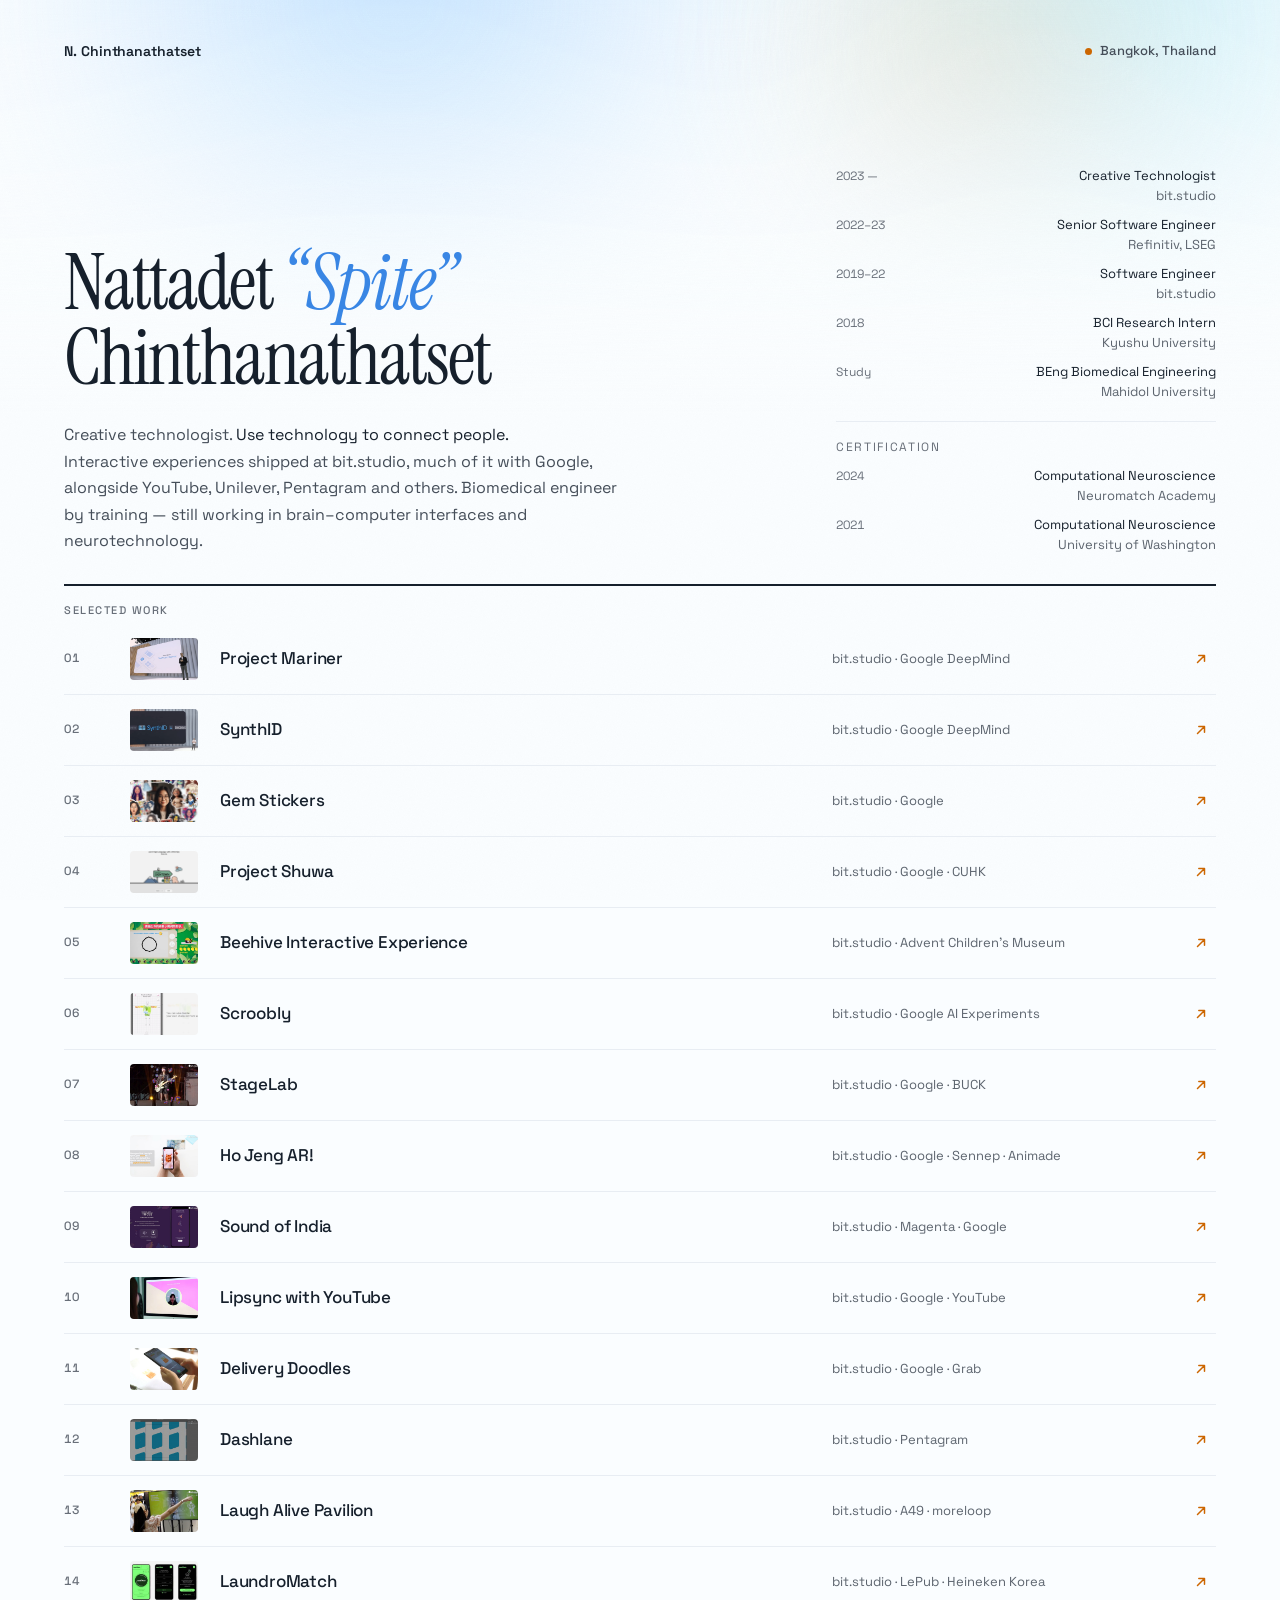
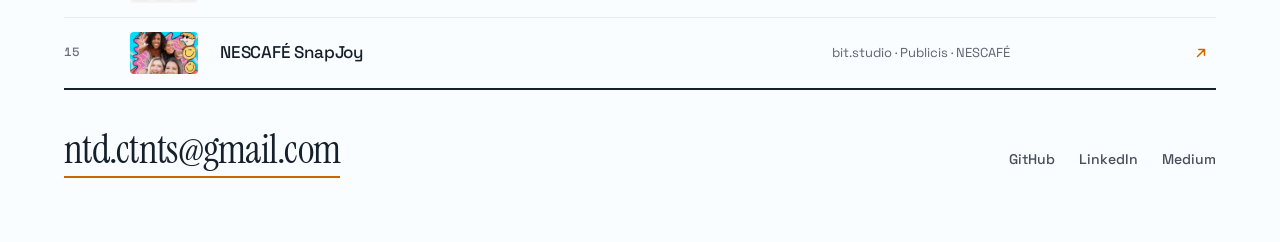
<file: index.html>
<!DOCTYPE html>
<html lang="en">
<head>
<meta charset="utf-8">
<meta name="viewport" content="width=device-width, initial-scale=1">
<title>Nattadet Chinthanathatset — Creative Technologist</title>
<meta name="description" content="Nattadet &quot;Spite&quot; Chinthanathatset — creative technologist at bit.studio. Interactive experiences built with Google, YouTube, Unilever and Pentagram. Biomedical engineer by training, working in brain–computer interfaces and neurotechnology.">
<meta name="author" content="Nattadet Chinthanathatset">
<meta name="theme-color" content="#fafdff">
<link rel="canonical" href="https://nattadetspite.github.io/">

<meta property="og:type" content="website">
<meta property="og:title" content="Nattadet Chinthanathatset — Creative Technologist">
<meta property="og:description" content="Interactive experiences built at bit.studio with Google, YouTube, Unilever and Pentagram. Biomedical engineer by training, working in brain–computer interfaces and neurotechnology.">
<meta property="og:image" content="assets/thumbs/signtown.jpg">
<meta name="twitter:card" content="summary_large_image">

<link rel="icon" href="data:image/svg+xml,<svg xmlns='http://www.w3.org/2000/svg' viewBox='0 0 100 100'><rect width='100' height='100' rx='22' fill='%23fafdff'/><text y='.88em' x='50%25' text-anchor='middle' font-size='68' font-family='Georgia,serif' fill='%2316202c'>N</text></svg>">
<link rel="preconnect" href="https://fonts.googleapis.com">
<link rel="preconnect" href="https://fonts.gstatic.com" crossorigin>
<link rel="stylesheet" href="https://fonts.googleapis.com/css2?family=Instrument+Serif:ital@0;1&family=Space+Grotesk:wght@400;500;600;700&display=swap">
<link rel="stylesheet" href="css/styles.css">
</head>
<body>

<div class="aurora" aria-hidden="true">
  <span class="blob blob--blue"></span>
  <span class="blob blob--cyan"></span>
  <span class="blob blob--warm"></span>
  <span class="aurora__fade"></span>
  <span class="aurora__grain"></span>
</div>

<a class="skip-link" href="#work">Skip to selected work</a>

<div class="shell">

  <header class="topbar">
    <span class="topbar__mark">N. Chinthanathatset</span>
    <p class="topbar__place"><span class="dot" aria-hidden="true"></span>Bangkok, Thailand</p>
  </header>

  <section class="intro">
    <div class="intro__lead">
      <h1 class="name">Nattadet <em>&ldquo;Spite&rdquo;</em><br>Chinthanathatset</h1>
      <p class="blurb">
        Creative technologist. <strong>Use technology to connect people.</strong><br>
        Interactive experiences shipped at bit.studio, much of it with Google, alongside YouTube, Unilever, Pentagram and others.
        Biomedical engineer by training &mdash; still working in brain&ndash;computer interfaces and neurotechnology.
      </p>
    </div>

    <dl class="hist">
      <dt>2023 &mdash;</dt><dd>Creative Technologist<br><em>bit.studio</em></dd>
      <dt>2022&ndash;23</dt><dd>Senior Software Engineer<br><em>Refinitiv, LSEG</em></dd>
      <dt>2019&ndash;22</dt><dd>Software Engineer<br><em>bit.studio</em></dd>
      <dt>2018</dt><dd>BCI Research Intern<br><em>Kyushu University</em></dd>
      <dt>Study</dt><dd>BEng Biomedical Engineering<br><em>Mahidol University</em></dd>
      <dt class="hist__label">Certification</dt>
      <dt>2024</dt><dd>Computational Neuroscience<br><em>Neuromatch Academy</em></dd>
      <dt>2021</dt><dd>Computational Neuroscience<br><em>University of Washington</em></dd>
    </dl>
  </section>

  <main id="work" class="work">
    <h2 class="work__label">Selected work</h2>

    <ul class="index">
      <li><a class="row" href="https://bit.studio/commissions/project-mariner" target="_blank" rel="noopener noreferrer">
        <span class="row__media"><img src="assets/thumbs/project-mariner.jpg" alt="" loading="lazy" decoding="async" width="68" height="42"></span>
        <span class="row__text"><span class="row__num">01</span><span class="row__title">Project Mariner</span><span class="row__who">bit.studio &middot; Google DeepMind</span></span>
        <svg class="row__arrow" width="14" height="14" viewBox="0 0 16 16" fill="none" stroke="currentColor" stroke-width="1.7" stroke-linecap="round" stroke-linejoin="round" aria-hidden="true"><path d="M4 12 12 4M5.5 4H12v6.5"/></svg>
      </a></li>
      <li><a class="row" href="https://bit.studio/commissions/synthid" target="_blank" rel="noopener noreferrer">
        <span class="row__media"><img src="assets/thumbs/synthid.jpg" alt="" loading="lazy" decoding="async" width="68" height="42"></span>
        <span class="row__text"><span class="row__num">02</span><span class="row__title">SynthID</span><span class="row__who">bit.studio &middot; Google DeepMind</span></span>
        <svg class="row__arrow" width="14" height="14" viewBox="0 0 16 16" fill="none" stroke="currentColor" stroke-width="1.7" stroke-linecap="round" stroke-linejoin="round" aria-hidden="true"><path d="M4 12 12 4M5.5 4H12v6.5"/></svg>
      </a></li>
      <li><a class="row" href="https://bit.studio/commissions/gem-stickers" target="_blank" rel="noopener noreferrer">
        <span class="row__media"><img src="assets/thumbs/gem-stickers.jpg" alt="" loading="lazy" decoding="async" width="68" height="42"></span>
        <span class="row__text"><span class="row__num">03</span><span class="row__title">Gem Stickers</span><span class="row__who">bit.studio &middot; Google</span></span>
        <svg class="row__arrow" width="14" height="14" viewBox="0 0 16 16" fill="none" stroke="currentColor" stroke-width="1.7" stroke-linecap="round" stroke-linejoin="round" aria-hidden="true"><path d="M4 12 12 4M5.5 4H12v6.5"/></svg>
      </a></li>
      <li><a class="row" href="https://sign.town" target="_blank" rel="noopener noreferrer">
        <span class="row__media"><video src="assets/video/signtown.mp4#t=2.5" poster="assets/thumbs/signtown.jpg" preload="none" muted loop playsinline aria-hidden="true" tabindex="-1"></video></span>
        <span class="row__text"><span class="row__num">04</span><span class="row__title">Project Shuwa</span><span class="row__who">bit.studio &middot; Google &middot; CUHK</span></span>
        <svg class="row__arrow" width="14" height="14" viewBox="0 0 16 16" fill="none" stroke="currentColor" stroke-width="1.7" stroke-linecap="round" stroke-linejoin="round" aria-hidden="true"><path d="M4 12 12 4M5.5 4H12v6.5"/></svg>
      </a></li>
      <li><a class="row" href="https://bit.studio/commissions/beehive-interactive-experience" target="_blank" rel="noopener noreferrer">
        <span class="row__media"><video src="assets/video/beehive.mp4#t=2.5" poster="assets/thumbs/beehive.jpg" preload="none" muted loop playsinline aria-hidden="true" tabindex="-1"></video></span>
        <span class="row__text"><span class="row__num">05</span><span class="row__title">Beehive Interactive Experience</span><span class="row__who">bit.studio &middot; Advent Children&rsquo;s Museum</span></span>
        <svg class="row__arrow" width="14" height="14" viewBox="0 0 16 16" fill="none" stroke="currentColor" stroke-width="1.7" stroke-linecap="round" stroke-linejoin="round" aria-hidden="true"><path d="M4 12 12 4M5.5 4H12v6.5"/></svg>
      </a></li>
      <li><a class="row" href="https://experiments.withgoogle.com/scroobly" target="_blank" rel="noopener noreferrer">
        <span class="row__media"><video src="assets/video/scroobly.mp4#t=2.5" poster="assets/thumbs/scroobly.jpg" preload="none" muted loop playsinline aria-hidden="true" tabindex="-1"></video></span>
        <span class="row__text"><span class="row__num">06</span><span class="row__title">Scroobly</span><span class="row__who">bit.studio &middot; Google AI Experiments</span></span>
        <svg class="row__arrow" width="14" height="14" viewBox="0 0 16 16" fill="none" stroke="currentColor" stroke-width="1.7" stroke-linecap="round" stroke-linejoin="round" aria-hidden="true"><path d="M4 12 12 4M5.5 4H12v6.5"/></svg>
      </a></li>
      <li><a class="row" href="https://bit.studio/commissions/stagelab" target="_blank" rel="noopener noreferrer">
        <span class="row__media"><video src="assets/video/stagelab.mp4#t=2.5" poster="assets/thumbs/stagelab.jpg" preload="none" muted loop playsinline aria-hidden="true" tabindex="-1"></video></span>
        <span class="row__text"><span class="row__num">07</span><span class="row__title">StageLab</span><span class="row__who">bit.studio &middot; Google &middot; BUCK</span></span>
        <svg class="row__arrow" width="14" height="14" viewBox="0 0 16 16" fill="none" stroke="currentColor" stroke-width="1.7" stroke-linecap="round" stroke-linejoin="round" aria-hidden="true"><path d="M4 12 12 4M5.5 4H12v6.5"/></svg>
      </a></li>
      <li><a class="row" href="https://share-joy.web.app" target="_blank" rel="noopener noreferrer">
        <span class="row__media"><video src="assets/video/hojengar.mp4#t=2.5" poster="assets/thumbs/hojengar.jpg" preload="none" muted loop playsinline aria-hidden="true" tabindex="-1"></video></span>
        <span class="row__text"><span class="row__num">08</span><span class="row__title">Ho Jeng AR!</span><span class="row__who">bit.studio &middot; Google &middot; Sennep &middot; Animade</span></span>
        <svg class="row__arrow" width="14" height="14" viewBox="0 0 16 16" fill="none" stroke="currentColor" stroke-width="1.7" stroke-linecap="round" stroke-linejoin="round" aria-hidden="true"><path d="M4 12 12 4M5.5 4H12v6.5"/></svg>
      </a></li>
      <li><a class="row" href="https://blog.tensorflow.org/2020/08/creating-sounds-of-india-with-tensorflow.html" target="_blank" rel="noopener noreferrer">
        <span class="row__media"><video src="assets/video/soundofindia.mp4#t=2.5" poster="assets/thumbs/soundofindia.jpg" preload="none" muted loop playsinline aria-hidden="true" tabindex="-1"></video></span>
        <span class="row__text"><span class="row__num">09</span><span class="row__title">Sound of India</span><span class="row__who">bit.studio &middot; Magenta &middot; Google</span></span>
        <svg class="row__arrow" width="14" height="14" viewBox="0 0 16 16" fill="none" stroke="currentColor" stroke-width="1.7" stroke-linecap="round" stroke-linejoin="round" aria-hidden="true"><path d="M4 12 12 4M5.5 4H12v6.5"/></svg>
      </a></li>
      <li><a class="row" href="https://lipsync.withyoutube.com" target="_blank" rel="noopener noreferrer">
        <span class="row__media"><video src="assets/video/lipsyncwithyoutube.mp4#t=2.5" poster="assets/thumbs/lipsyncwithyoutube.jpg" preload="none" muted loop playsinline aria-hidden="true" tabindex="-1"></video></span>
        <span class="row__text"><span class="row__num">10</span><span class="row__title">Lipsync with YouTube</span><span class="row__who">bit.studio &middot; Google &middot; YouTube</span></span>
        <svg class="row__arrow" width="14" height="14" viewBox="0 0 16 16" fill="none" stroke="currentColor" stroke-width="1.7" stroke-linecap="round" stroke-linejoin="round" aria-hidden="true"><path d="M4 12 12 4M5.5 4H12v6.5"/></svg>
      </a></li>
      <li><a class="row" href="https://bit.studio/commissions/delivery-doodles" target="_blank" rel="noopener noreferrer">
        <span class="row__media"><video src="assets/video/deliverydoodles.mp4#t=2.5" poster="assets/thumbs/deliverydoodles.jpg" preload="none" muted loop playsinline aria-hidden="true" tabindex="-1"></video></span>
        <span class="row__text"><span class="row__num">11</span><span class="row__title">Delivery Doodles</span><span class="row__who">bit.studio &middot; Google &middot; Grab</span></span>
        <svg class="row__arrow" width="14" height="14" viewBox="0 0 16 16" fill="none" stroke="currentColor" stroke-width="1.7" stroke-linecap="round" stroke-linejoin="round" aria-hidden="true"><path d="M4 12 12 4M5.5 4H12v6.5"/></svg>
      </a></li>
      <li><a class="row" href="https://www.pentagram.com/work/dashlane" target="_blank" rel="noopener noreferrer">
        <span class="row__media"><video src="assets/video/dashlane.mp4#t=2.5" poster="assets/thumbs/dashlane.jpg" preload="none" muted loop playsinline aria-hidden="true" tabindex="-1"></video></span>
        <span class="row__text"><span class="row__num">12</span><span class="row__title">Dashlane</span><span class="row__who">bit.studio &middot; Pentagram</span></span>
        <svg class="row__arrow" width="14" height="14" viewBox="0 0 16 16" fill="none" stroke="currentColor" stroke-width="1.7" stroke-linecap="round" stroke-linejoin="round" aria-hidden="true"><path d="M4 12 12 4M5.5 4H12v6.5"/></svg>
      </a></li>
      <li><a class="row" href="https://bit.studio/commissions/laugh-alive-pavilion-at-bangkok-design-week-2020" target="_blank" rel="noopener noreferrer">
        <span class="row__media"><video src="assets/video/laughalivepavilion.mp4#t=2.5" poster="assets/thumbs/laughalivepavilion.jpg" preload="none" muted loop playsinline aria-hidden="true" tabindex="-1"></video></span>
        <span class="row__text"><span class="row__num">13</span><span class="row__title">Laugh Alive Pavilion</span><span class="row__who">bit.studio &middot; A49 &middot; moreloop</span></span>
        <svg class="row__arrow" width="14" height="14" viewBox="0 0 16 16" fill="none" stroke="currentColor" stroke-width="1.7" stroke-linecap="round" stroke-linejoin="round" aria-hidden="true"><path d="M4 12 12 4M5.5 4H12v6.5"/></svg>
      </a></li>
      <li><a class="row" href="https://bit.studio/commissions/laundromatch" target="_blank" rel="noopener noreferrer">
        <span class="row__media"><img src="assets/thumbs/laundromatch.jpg" alt="" loading="lazy" decoding="async" width="68" height="42"></span>
        <span class="row__text"><span class="row__num">14</span><span class="row__title">LaundroMatch</span><span class="row__who">bit.studio &middot; LePub &middot; Heineken Korea</span></span>
        <svg class="row__arrow" width="14" height="14" viewBox="0 0 16 16" fill="none" stroke="currentColor" stroke-width="1.7" stroke-linecap="round" stroke-linejoin="round" aria-hidden="true"><path d="M4 12 12 4M5.5 4H12v6.5"/></svg>
      </a></li>
      <li><a class="row row--last" href="https://bit.studio/commissions/nescafe-snapjoy" target="_blank" rel="noopener noreferrer">
        <span class="row__media"><img src="assets/thumbs/nescafe-snapjoy.jpg" alt="" loading="lazy" decoding="async" width="68" height="42"></span>
        <span class="row__text"><span class="row__num">15</span><span class="row__title">NESCAF&Eacute; SnapJoy</span><span class="row__who">bit.studio &middot; Publicis &middot; NESCAF&Eacute;</span></span>
        <svg class="row__arrow" width="14" height="14" viewBox="0 0 16 16" fill="none" stroke="currentColor" stroke-width="1.7" stroke-linecap="round" stroke-linejoin="round" aria-hidden="true"><path d="M4 12 12 4M5.5 4H12v6.5"/></svg>
      </a></li>
    </ul>
  </main>

  <footer class="foot">
    <a class="foot__mail" href="mailto:ntd.ctnts@gmail.com">ntd.ctnts@gmail.com</a>
    <nav class="foot__links" aria-label="Elsewhere">
      <a href="https://github.com/nattadetspite" target="_blank" rel="noopener noreferrer">GitHub</a>
      <a href="https://www.linkedin.com/in/nattadetc/" target="_blank" rel="noopener noreferrer">LinkedIn</a>
      <a href="https://medium.com/@ntd.ctnts" target="_blank" rel="noopener noreferrer">Medium</a>
    </nav>
  </footer>

</div>

<script src="js/main.js"></script>
</body>
</html>
</file>
<file: css/styles.css>
/* ============================================================
   Tokens — light aurora. Blue and orange are matched in oklch
   (L 0.62 / C 0.16) so neither accent overpowers the other.
   Every text colour below clears WCAG AA on --paper.
   ============================================================ */
:root {
  --paper:     #fafdff;
  --ink:       #16202c;   /* 16.1:1 */
  --body:      #454e59;   /* 8.27:1 */
  --muted:     #5c646e;   /* 5.87:1 */
  --faint:     #686f79;   /* 4.97:1 */
  --hairline:  #e8edf3;
  --rule:      #16202c;

  --blue:      #3986e4;   /* large text only (3.60:1) */
  --blue-deep: #0256a9;   /* small text (7.07:1) */
  --orange:    #cc6600;   /* non-text marks (3.76:1) */
  --orange-deep: #a94700; /* small text (5.73:1) */

  --bloom-blue: #73bdff;
  --bloom-cyan: #88e0f6;
  --bloom-warm: #fdc495;

  --shell:  1280px;
  --gutter: clamp(1.25rem, 5vw, 5rem);
  --ease:   cubic-bezier(0.22, 1, 0.36, 1);
}

*, *::before, *::after { box-sizing: border-box; }
html { -webkit-text-size-adjust: 100%; }

body {
  margin: 0;
  background: var(--paper);
  color: var(--ink);
  font-family: "Space Grotesk", -apple-system, BlinkMacSystemFont, "Segoe UI", Roboto, sans-serif;
  font-size: 16px;
  line-height: 1.6;
  -webkit-font-smoothing: antialiased;
  -moz-osx-font-smoothing: grayscale;
  overflow-x: hidden;
}

h1, h2, p, dl, dd, dt, ul { margin: 0; }
ul { padding: 0; list-style: none; }
video { display: block; }
a { color: var(--blue-deep); text-decoration: none; }
a:hover { color: var(--orange-deep); }

:focus-visible { outline: 2px solid var(--blue-deep); outline-offset: 3px; border-radius: 3px; }

.skip-link {
  position: absolute; left: -9999px; top: 0; z-index: 100;
  padding: 0.75rem 1.25rem; background: var(--ink); color: var(--paper);
  font-weight: 600; border-radius: 0 0 8px 0;
}
.skip-link:focus { left: 0; }

/* ============================================================
   Aurora — fixed layer, blurred blooms, no backdrop-filter
   ============================================================ */
.aurora { position: fixed; inset: 0; z-index: -1; overflow: hidden; pointer-events: none; }
.blob { position: absolute; display: block; border-radius: 50%; filter: blur(70px); }

.blob--blue {
  left: -4vw; top: -30vw; width: 70vw; height: 60vw;
  min-width: 620px; min-height: 540px;
  background: radial-gradient(circle, var(--bloom-blue) 0%, rgba(115,189,255,0) 68%);
  opacity: 0.40;
}
.blob--cyan {
  right: -15vw; top: -26vw; width: 60vw; height: 55vw;
  min-width: 540px; min-height: 480px;
  background: radial-gradient(circle, var(--bloom-cyan) 0%, rgba(136,224,246,0) 68%);
  opacity: 0.44;
}
.blob--warm {
  right: 4vw; top: -13vw; width: 39vw; height: 36vw;
  min-width: 340px; min-height: 320px;
  background: radial-gradient(circle, var(--bloom-warm) 0%, rgba(253,196,149,0) 68%);
  opacity: 0.34;
}
.aurora__fade {
  position: absolute; inset: 0;
  background: linear-gradient(180deg, rgba(250,253,255,0) 0%, rgba(250,253,255,0.80) 32%, var(--paper) 46%);
}
.aurora__grain {
  position: absolute; inset: 0; opacity: 0.5; mix-blend-mode: multiply;
  background-image: url("data:image/svg+xml;utf8,<svg xmlns='http://www.w3.org/2000/svg' width='180' height='180'><filter id='n'><feTurbulence type='fractalNoise' baseFrequency='0.85' numOctaves='3'/><feColorMatrix type='saturate' values='0'/></filter><rect width='180' height='180' filter='url(%23n)' opacity='0.055'/></svg>");
}

/* ============================================================
   Shell
   ============================================================ */
.shell { max-width: var(--shell); margin: 0 auto; padding: 0 var(--gutter) 4rem; }

.topbar { display: flex; align-items: center; justify-content: space-between; gap: 1rem; padding: 2.5rem 0 0; }
.topbar__mark { font-weight: 600; font-size: 0.875rem; letter-spacing: -0.005em; }
.topbar__place { display: inline-flex; align-items: center; gap: 0.5rem; font-size: 0.8125rem; font-weight: 500; color: var(--body); }
.dot { width: 7px; height: 7px; border-radius: 50%; background: var(--orange); flex-shrink: 0; }

/* ============================================================
   Intro
   ============================================================ */
.intro {
  display: grid; grid-template-columns: 1fr 380px; gap: 5rem; align-items: end;
  padding: clamp(3.5rem, 9vw, 6.5rem) 0 1.875rem;
  border-bottom: 2px solid var(--rule);
}
.intro__lead { display: flex; flex-direction: column; gap: 1.625rem; }

.name {
  font-family: "Instrument Serif", Georgia, "Times New Roman", serif;
  font-weight: 400;
  font-size: clamp(2.75rem, 6vw, 5.125rem);
  line-height: 0.98;
  letter-spacing: -0.025em;
  text-wrap: balance;
}
.name em { font-style: italic; color: var(--blue); }

.blurb { max-width: 36rem; font-size: 1rem; line-height: 1.65; color: var(--body); }
.blurb strong { font-weight: 400; color: var(--ink); }

.hist { display: grid; grid-template-columns: 78px 1fr; gap: 0.625rem 1rem; align-items: baseline; }
.hist dt { font-size: 0.75rem; line-height: 1.5; color: var(--faint); font-variant-numeric: tabular-nums; }
.hist dd { font-size: 0.8125rem; line-height: 1.5; text-align: right; }
.hist dd em { font-style: normal; color: var(--muted); }
.hist__label {
  grid-column: 1 / -1; margin-top: 0.625rem; padding-top: 1rem;
  border-top: 1px solid var(--hairline);
  font-size: 0.625rem; letter-spacing: 0.14em; text-transform: uppercase; color: var(--faint);
}

/* ============================================================
   Work index
   ============================================================ */
.work { padding-top: 1rem; }
.work__label {
  font-size: 0.6875rem; font-weight: 500; letter-spacing: 0.14em;
  text-transform: uppercase; color: var(--faint); padding-bottom: 0.25rem;
}

.row {
  display: grid;
  grid-template-columns: 44px 68px 1fr 340px 22px;
  gap: 1.375rem;
  align-items: center;
  padding: 0.875rem 0;
  border-bottom: 1px solid var(--hairline);
  color: inherit;
  transition: background 0.25s var(--ease);
}
.row:hover, .row:focus-visible { background: rgba(22, 32, 44, 0.022); }
.row--last { border-bottom: 2px solid var(--rule); }

/* display:contents flattens the wrapper so num/title/who become columns of
   the row grid; the narrow layout turns it back into a block. */
.row__text { display: contents; }
/* every cell is pinned to row 1: the flattened source order (media, num,
   title, who) does not match column order, and sparse auto-placement would
   otherwise wrap each item onto a new row. */
.row > *, .row__text > * { grid-row: 1; }
.row__num   { grid-column: 1; font-size: 0.75rem; font-weight: 500; letter-spacing: 0.08em;
              color: var(--faint); font-variant-numeric: tabular-nums; }
.row__media { grid-column: 2; width: 68px; height: 42px; border-radius: 4px; overflow: hidden; background: var(--hairline); }
/* rows carry either a video (hover-to-play) or a plain still */
.row__media video,
.row__media img { width: 100%; height: 100%; object-fit: cover; }
.row__title { grid-column: 3; font-size: 1.0625rem; font-weight: 500; letter-spacing: -0.012em; color: var(--ink); }
.row__who   { grid-column: 4; font-size: 0.8125rem; color: var(--muted); }
.row__arrow { grid-column: 5; color: var(--orange); transition: transform 0.25s var(--ease); }
.row:hover .row__arrow { transform: translate(2px, -2px); }

/* ============================================================
   Footer
   ============================================================ */
.foot { display: flex; justify-content: space-between; align-items: flex-end; gap: 2.5rem; flex-wrap: wrap; padding-top: 2.125rem; }
.foot__mail {
  font-family: "Instrument Serif", Georgia, serif;
  font-size: clamp(1.6rem, 3.2vw, 2.5rem);
  line-height: 1.05; letter-spacing: -0.018em; color: var(--ink);
  border-bottom: 2px solid var(--orange); padding: 0.25rem 0 0.375rem;
}
.foot__mail:hover { color: var(--orange-deep); }
.foot__links { display: flex; gap: 1.5rem; padding-bottom: 0.5rem; }
.foot__links a { font-size: 0.875rem; font-weight: 500; color: var(--body); }

/* ============================================================
   Narrow — the five-column table becomes a stacked list
   ============================================================ */
@media (max-width: 900px) {
  .intro { grid-template-columns: 1fr; gap: 2rem; align-items: start; }
  .hist dd { text-align: left; }
  .hist { grid-template-columns: 74px 1fr; }
}

@media (max-width: 620px) {
  .shell { padding-bottom: 3rem; }
  .topbar { padding-top: 1.625rem; }

  .row {
    grid-template-columns: 62px 1fr 16px;
    gap: 0.875rem;
    min-height: 62px;
    padding: 0.8125rem 0;
  }
  .row__text  { display: block; grid-column: 2; }
  .row__num   { display: inline; margin-right: 0.4rem; font-size: 0.625rem; }
  .row__media { grid-column: 1; width: 62px; height: 40px; }
  .row__title { display: inline; font-size: 0.9375rem; }
  .row__who   { display: block; margin-top: 0.125rem; font-size: 0.75rem; }
  .row__arrow { grid-column: 3; }

  /* the serif mail link is the primary action; keep it above the 44px floor */
  .foot__mail { display: inline-block; padding: 0.5rem 0 0.625rem; }
  .foot { flex-direction: column; align-items: stretch; gap: 1.25rem; }
  .foot__links { gap: 0.5rem; padding-bottom: 0; }
  .foot__links a {
    flex: 1; display: inline-flex; align-items: center; justify-content: center;
    height: 46px; border-radius: 999px;
    background: rgba(255,255,255,0.75); border: 1px solid #dbe3ec; color: var(--ink);
  }
}

@media (prefers-reduced-motion: reduce) {
  *, *::before, *::after { transition-duration: 0.001ms !important; animation: none !important; }
}
</file>
